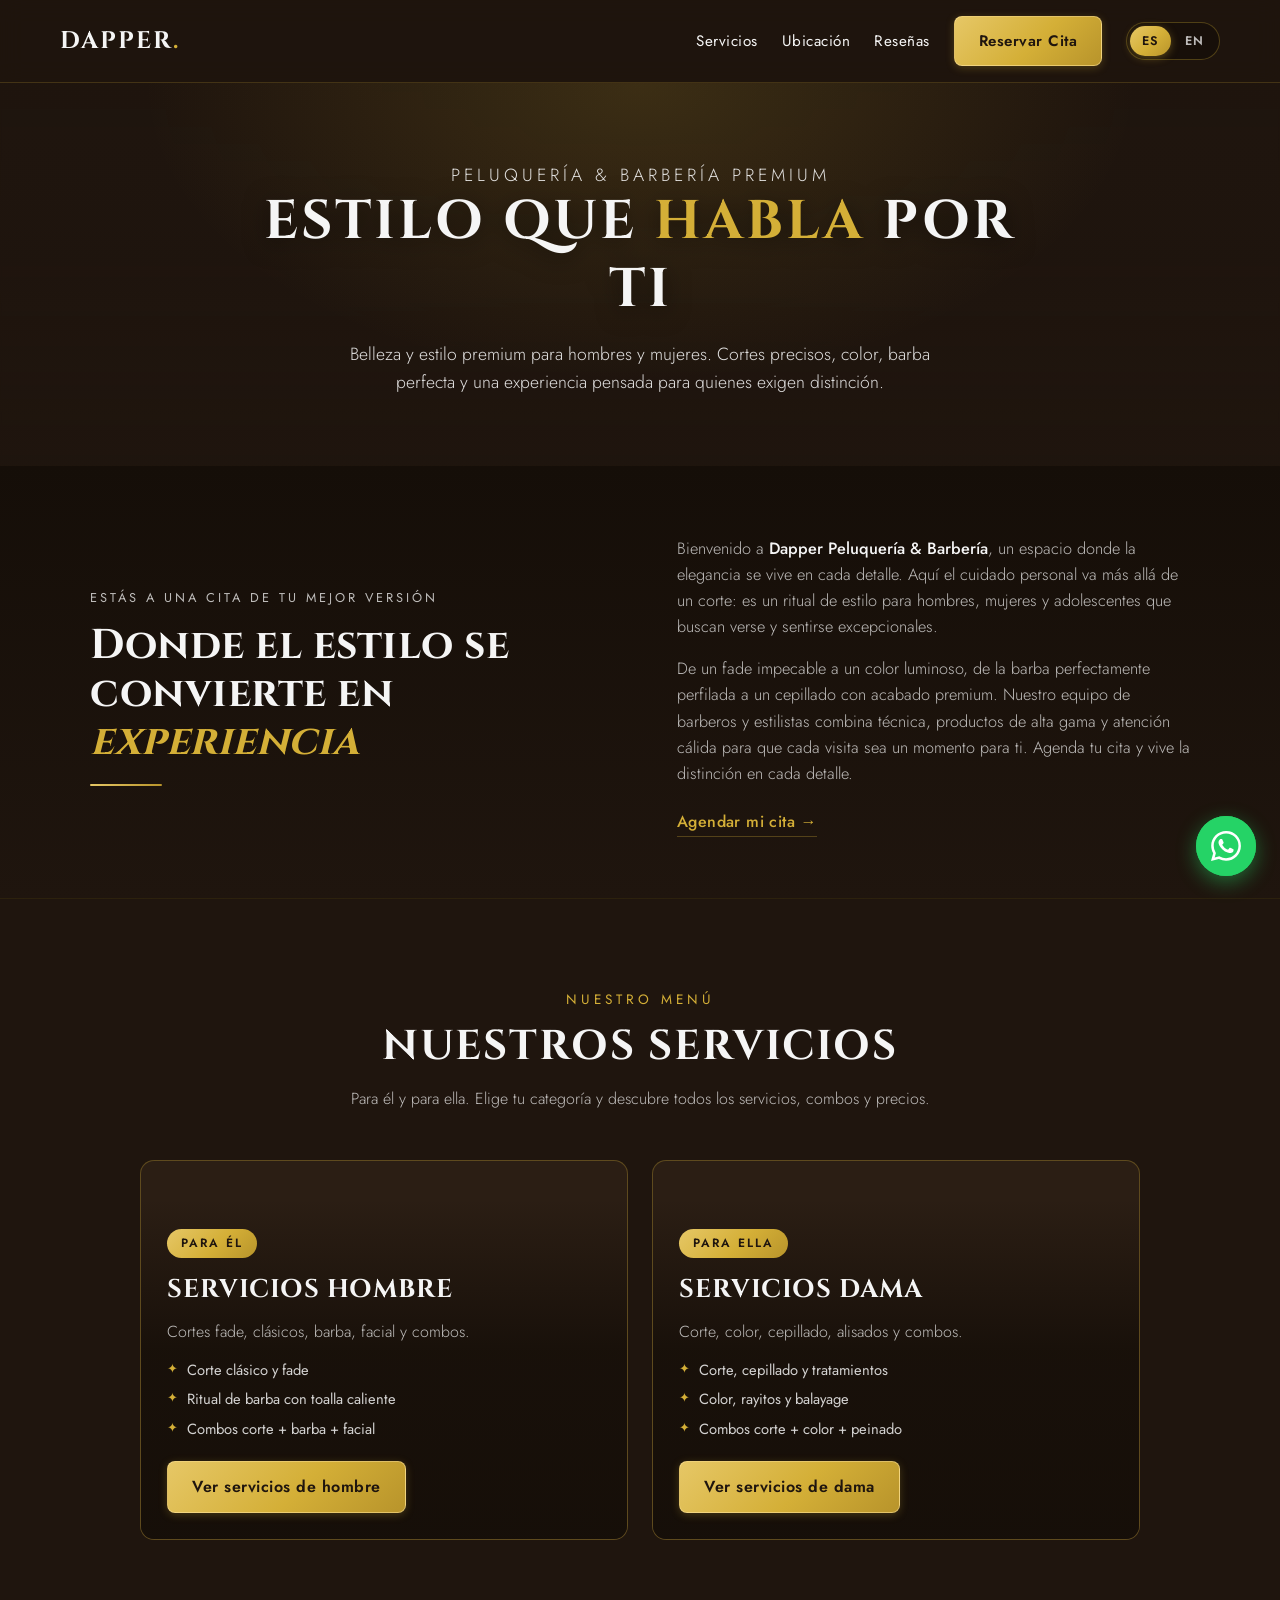
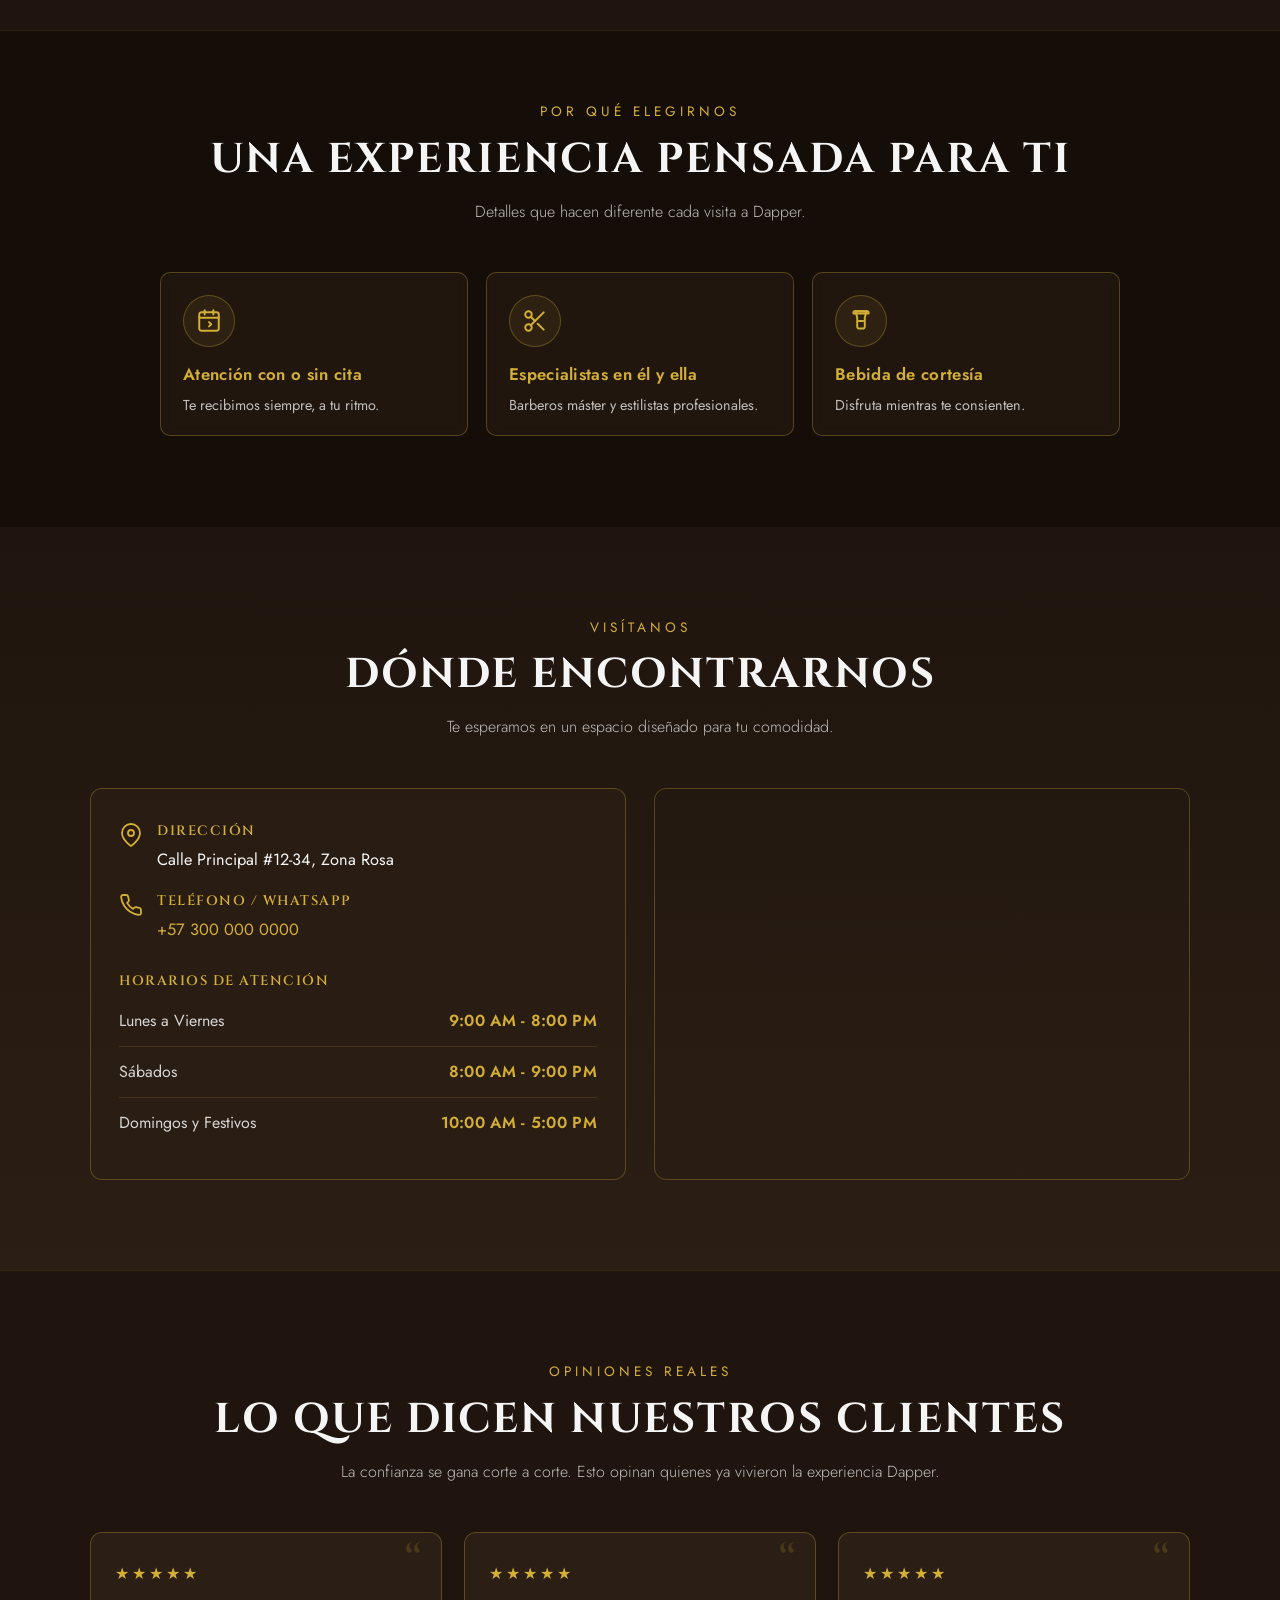
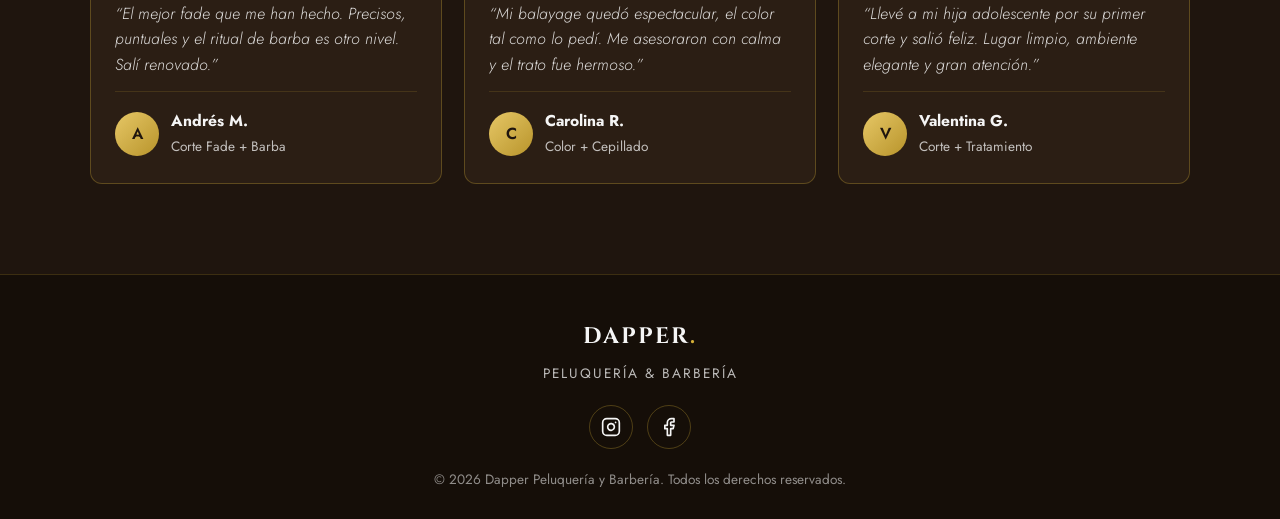
<file: index.html>
<!DOCTYPE html>
<!-- =====================================================
  ARCHIVO: index.html
  DESCRIPCIÓN: Página principal de Dapper Peluquería y Barbería.
  Contiene header, sección experiencia, hero con slider
  automático, servicios Hombre/Dama, por qué elegirnos,
  ubicación, reseñas, footer y botón flotante de WhatsApp.
===================================================== -->
<html lang="es">
<head>
  <meta charset="UTF-8" />
  <meta name="viewport" content="width=device-width, initial-scale=1.0" />
  <meta name="description" data-i18n-content="meta.desc.home" content="Dapper Peluquería y Barbería premium. Cortes para hombres y mujeres, color, barba y estilo." />
  <title data-i18n="meta.title.home">Dapper Peluquería y Barbería | Estilo para Él y Ella</title>
  <link rel="preconnect" href="https://fonts.googleapis.com" />
  <link rel="preconnect" href="https://fonts.gstatic.com" crossorigin />
  <link href="https://fonts.googleapis.com/css2?family=Cinzel:wght@400;600;700&family=Jost:wght@300;400;500;600&display=swap" rel="stylesheet" />
  <link rel="stylesheet" href="css/styles.css" />
</head>
<body>

  <!-- ===== BLOQUE: HEADER - Logo y navegación principal ===== -->
  <header>
    <div class="header-inner">
      <a href="index.html" class="logo">Dapper<span>.</span></a>
      <nav>
        <a href="#servicios" data-i18n="nav.services">Servicios</a>
        <a href="#ubicacion" data-i18n="nav.location">Ubicación</a>
        <a href="#resenas" data-i18n="nav.reviews">Reseñas</a>
        <a href="https://wa.me/" class="btn btn-reservar" data-i18n="nav.book">Reservar Cita</a>
        <div class="lang-switch" role="group" aria-label="Cambiar idioma / Change language">
          <button type="button" data-lang="es" class="is-active" aria-label="Español">ES</button>
          <button type="button" data-lang="en" aria-label="English">EN</button>
        </div>
      </nav>
    </div>
  </header>

  <main>
    <!-- ===== BLOQUE: HERO CON SLIDER - Fondo rotativo 100% automático ===== -->
    <section class="hero">
      <!-- Capas de fondo que rotan solas (hombre, mujer, barbería, lavado) -->
      <div class="hero-slides" aria-hidden="true">
        <div class="hero-slide is-active" style="background-image:url('https://images.unsplash.com/photo-1503951914875-452162b0f3f1?auto=format&fit=crop&w=1600&q=80')"></div>
        <div class="hero-slide" style="background-image:url('https://images.unsplash.com/photo-1560066984-138dadb4c035?auto=format&fit=crop&w=1600&q=80')"></div>
        <div class="hero-slide" style="background-image:url('https://images.unsplash.com/photo-1585747860715-2ba37e788b70?auto=format&fit=crop&w=1600&q=80')"></div>
        <div class="hero-slide" style="background-image:url('https://images.unsplash.com/photo-1521590832167-7bcbfaa6381f?auto=format&fit=crop&w=1600&q=80')"></div>
      </div>
      <!-- Capa café + dorada con opacidad ajustada para apreciar las fotos -->
      <div class="hero-overlay" aria-hidden="true"></div>

      <div class="hero-content">
        <p class="hero-kicker" data-i18n="hero.kicker">Peluquería &amp; Barbería Premium</p>
        <h1 data-i18n="hero.title">Estilo que <span>Habla</span> por Ti</h1>
        <p class="hero-description" data-i18n="hero.desc">Belleza y estilo premium para hombres y mujeres. Cortes precisos, color, barba perfecta y una experiencia pensada para quienes exigen distinción.</p>
      </div>
    </section>

    <!-- ===== BLOQUE: EXPERIENCIA - Presentación elegante debajo del hero ===== -->
    <section class="experiencia" id="experiencia">
      <div class="exp-grid">
        <div class="exp-left reveal">
          <p class="exp-kicker" data-i18n="exp.kicker">Estás a una cita de tu mejor versión</p>
          <h2 data-i18n="exp.title">Donde el estilo se convierte en <span>experiencia</span></h2>
          <span class="exp-line" aria-hidden="true"></span>
        </div>
        <div class="exp-right reveal">
          <p data-i18n="exp.p1">Bienvenido a <strong>Dapper Peluquería &amp; Barbería</strong>, un espacio donde la elegancia se vive en cada detalle. Aquí el cuidado personal va más allá de un corte: es un ritual de estilo para hombres, mujeres y adolescentes que buscan verse y sentirse excepcionales.</p>
          <p data-i18n="exp.p2">De un fade impecable a un color luminoso, de la barba perfectamente perfilada a un cepillado con acabado premium. Nuestro equipo de barberos y estilistas combina técnica, productos de alta gama y atención cálida para que cada visita sea un momento para ti. Agenda tu cita y vive la distinción en cada detalle.</p>
          <a href="https://wa.me/" class="exp-link" data-i18n="exp.link">Agendar mi cita →</a>
        </div>
      </div>
    </section>

    <!-- ===== BLOQUE: SERVICIOS PORTADA - Elige Hombre o Dama ===== -->
    <section class="servicios" id="servicios">
      <p class="section-kicker reveal" data-i18n="services.kicker">Nuestro menú</p>
      <h2 class="section-title reveal" data-i18n="services.title">Nuestros Servicios</h2>
      <p class="section-subtitle reveal" data-i18n="services.subtitle">Para él y para ella. Elige tu categoría y descubre todos los servicios, combos y precios.</p>

      <div class="categorias-grid">
        <!-- Tarjeta Hombre -->
        <article class="categoria-card reveal">
          <div class="categoria-media" style="background-image:url('https://images.unsplash.com/photo-1599351431202-1e0f0137899a?auto=format&fit=crop&w=1000&q=80')" aria-hidden="true"></div>
          <div class="categoria-body">
            <span class="categoria-tag" data-i18n="men.tag">Para Él</span>
            <h3 data-i18n="men.title">Servicios Hombre</h3>
            <p data-i18n="men.desc">Cortes fade, clásicos, barba, facial y combos.</p>
            <ul class="categoria-list">
              <li data-i18n="men.li1">Corte clásico y fade</li>
              <li data-i18n="men.li2">Ritual de barba con toalla caliente</li>
              <li data-i18n="men.li3">Combos corte + barba + facial</li>
            </ul>
            <a href="servicios-hombre.html" class="btn" data-i18n="men.btn">Ver servicios de hombre</a>
          </div>
        </article>

        <!-- Tarjeta Dama -->
        <article class="categoria-card reveal">
          <div class="categoria-media" style="background-image:url('https://images.unsplash.com/photo-1562322140-8baeececf3df?auto=format&fit=crop&w=1000&q=80')" aria-hidden="true"></div>
          <div class="categoria-body">
            <span class="categoria-tag" data-i18n="women.tag">Para Ella</span>
            <h3 data-i18n="women.title">Servicios Dama</h3>
            <p data-i18n="women.desc">Corte, color, cepillado, alisados y combos.</p>
            <ul class="categoria-list">
              <li data-i18n="women.li1">Corte, cepillado y tratamientos</li>
              <li data-i18n="women.li2">Color, rayitos y balayage</li>
              <li data-i18n="women.li3">Combos corte + color + peinado</li>
            </ul>
            <a href="servicios-dama.html" class="btn" data-i18n="women.btn">Ver servicios de dama</a>
          </div>
        </article>
      </div>
    </section>

    <!-- ===== BLOQUE: POR QUÉ ELEGIRNOS - 3 beneficios (antes en el hero) ===== -->
    <section class="porque" id="porque">
      <p class="section-kicker reveal" data-i18n="why.kicker">Por qué elegirnos</p>
      <h2 class="section-title reveal" data-i18n="why.title">Una Experiencia Pensada Para Ti</h2>
      <p class="section-subtitle reveal" data-i18n="why.subtitle">Detalles que hacen diferente cada visita a Dapper.</p>

      <div class="trust-points">
        <div class="trust-point reveal">
          <span class="icon">
            <svg viewBox="0 0 24 24" fill="none" stroke="currentColor" stroke-width="1.8" stroke-linecap="round" stroke-linejoin="round" aria-hidden="true">
              <rect x="3" y="4" width="18" height="17" rx="2"></rect>
              <line x1="8" y1="2" x2="8" y2="6"></line>
              <line x1="16" y1="2" x2="16" y2="6"></line>
              <line x1="3" y1="9" x2="21" y2="9"></line>
              <path d="M12 13l2 2-2 2"></path>
            </svg>
          </span>
          <strong data-i18n="why.1.title">Atención con o sin cita</strong>
          <small data-i18n="why.1.text">Te recibimos siempre, a tu ritmo.</small>
        </div>
        <div class="trust-point reveal">
          <span class="icon">
            <svg viewBox="0 0 24 24" fill="none" stroke="currentColor" stroke-width="1.8" stroke-linecap="round" stroke-linejoin="round" aria-hidden="true">
              <circle cx="6" cy="6" r="3"></circle>
              <circle cx="6" cy="18" r="3"></circle>
              <line x1="20" y1="4" x2="8.12" y2="15.88"></line>
              <line x1="14.47" y1="14.48" x2="20" y2="20"></line>
              <line x1="8.12" y1="8.12" x2="12" y2="12"></line>
            </svg>
          </span>
          <strong data-i18n="why.2.title">Especialistas en él y ella</strong>
          <small data-i18n="why.2.text">Barberos máster y estilistas profesionales.</small>
        </div>
        <div class="trust-point reveal">
          <span class="icon">
            <svg viewBox="0 0 24 24" fill="none" stroke="currentColor" stroke-width="1.8" stroke-linecap="round" stroke-linejoin="round" aria-hidden="true">
              <path d="M7 3h10l-1.5 6v8a2 2 0 0 1-2 2h-3a2 2 0 0 1-2-2V9z"></path>
              <path d="M6 3h12a1 1 0 0 1 1 1v1H5V4a1 1 0 0 1 1-1z"></path>
              <line x1="10" y1="12" x2="14" y2="12"></line>
            </svg>
          </span>
          <strong data-i18n="why.3.title">Bebida de cortesía</strong>
          <small data-i18n="why.3.text">Disfruta mientras te consienten.</small>
        </div>
      </div>
    </section>

    <!-- ===== BLOQUE: UBICACIÓN - Dirección, horarios y mapa ===== -->
    <section class="ubicacion" id="ubicacion">
      <p class="section-kicker reveal" data-i18n="location.kicker">Visítanos</p>
      <h2 class="section-title reveal" data-i18n="location.title">Dónde Encontrarnos</h2>
      <p class="section-subtitle reveal" data-i18n="location.subtitle">Te esperamos en un espacio diseñado para tu comodidad.</p>

      <div class="ubicacion-grid">
        <div class="ubicacion-info reveal">
          <div class="ubicacion-detalles">
            <div class="ubicacion-item">
              <svg viewBox="0 0 24 24" fill="none" stroke="currentColor" stroke-width="1.8" stroke-linecap="round" stroke-linejoin="round" aria-hidden="true">
                <path d="M21 10c0 7-9 13-9 13s-9-6-9-13a9 9 0 0 1 18 0z"></path>
                <circle cx="12" cy="10" r="3"></circle>
              </svg>
              <div>
                <p class="ub-title" data-i18n="location.addrLabel">Dirección</p>
                <p class="ub-value" data-i18n="location.addrValue">Calle Principal #12-34, Zona Rosa</p>
              </div>
            </div>
            <div class="ubicacion-item">
              <svg viewBox="0 0 24 24" fill="none" stroke="currentColor" stroke-width="1.8" stroke-linecap="round" stroke-linejoin="round" aria-hidden="true">
                <path d="M22 16.92v3a2 2 0 0 1-2.18 2 19.79 19.79 0 0 1-8.63-3.07 19.5 19.5 0 0 1-6-6 19.79 19.79 0 0 1-3.07-8.67A2 2 0 0 1 4.11 2h3a2 2 0 0 1 2 1.72c.13.96.36 1.9.7 2.81a2 2 0 0 1-.45 2.11L8.09 9.91a16 16 0 0 0 6 6l1.27-1.27a2 2 0 0 1 2.11-.45c.91.34 1.85.57 2.81.7A2 2 0 0 1 22 16.92z"></path>
              </svg>
              <div>
                <p class="ub-title" data-i18n="location.phoneLabel">Teléfono / WhatsApp</p>
                <p class="ub-value"><a href="tel:+573000000000">+57 300 000 0000</a></p>
              </div>
            </div>
          </div>

          <div class="horarios">
            <h3 class="ub-title" data-i18n="location.hoursTitle">Horarios de atención</h3>
            <ul>
              <li><span class="day" data-i18n="location.day1">Lunes a Viernes</span><span class="time">9:00 AM - 8:00 PM</span></li>
              <li><span class="day" data-i18n="location.day2">Sábados</span><span class="time">8:00 AM - 9:00 PM</span></li>
              <li><span class="day" data-i18n="location.day3">Domingos y Festivos</span><span class="time">10:00 AM - 5:00 PM</span></li>
            </ul>
          </div>
        </div>

        <div class="map-wrap reveal">
          <iframe
            src="https://www.google.com/maps?q=Zona%20Rosa&output=embed"
            data-i18n-title="location.mapTitle"
            title="Mapa de Dapper Peluquería y Barbería"
            loading="lazy"
            referrerpolicy="no-referrer-when-downgrade"
            allowfullscreen></iframe>
        </div>
      </div>
    </section>

    <!-- ===== BLOQUE: RESEÑAS - Opiniones positivas de clientes ===== -->
    <section class="resenas" id="resenas">
      <p class="section-kicker reveal" data-i18n="reviews.kicker">Opiniones reales</p>
      <h2 class="section-title reveal" data-i18n="reviews.title">Lo Que Dicen Nuestros Clientes</h2>
      <p class="section-subtitle reveal" data-i18n="reviews.subtitle">La confianza se gana corte a corte. Esto opinan quienes ya vivieron la experiencia Dapper.</p>

      <div class="resenas-grid">
        <article class="resena-card reveal">
          <div class="resena-stars" aria-label="5 de 5 estrellas">★★★★★</div>
          <p class="resena-texto" data-i18n="review1.text">“El mejor fade que me han hecho. Precisos, puntuales y el ritual de barba es otro nivel. Salí renovado.”</p>
          <div class="resena-autor">
            <span class="resena-avatar" aria-hidden="true">A</span>
            <div>
              <strong>Andrés M.</strong>
              <small data-i18n="review1.service">Corte Fade + Barba</small>
            </div>
          </div>
        </article>

        <article class="resena-card reveal">
          <div class="resena-stars" aria-label="5 de 5 estrellas">★★★★★</div>
          <p class="resena-texto" data-i18n="review2.text">“Mi balayage quedó espectacular, el color tal como lo pedí. Me asesoraron con calma y el trato fue hermoso.”</p>
          <div class="resena-autor">
            <span class="resena-avatar" aria-hidden="true">C</span>
            <div>
              <strong>Carolina R.</strong>
              <small data-i18n="review2.service">Color + Cepillado</small>
            </div>
          </div>
        </article>

        <article class="resena-card reveal">
          <div class="resena-stars" aria-label="5 de 5 estrellas">★★★★★</div>
          <p class="resena-texto" data-i18n="review3.text">“Llevé a mi hija adolescente por su primer corte y salió feliz. Lugar limpio, ambiente elegante y gran atención.”</p>
          <div class="resena-autor">
            <span class="resena-avatar" aria-hidden="true">V</span>
            <div>
              <strong>Valentina G.</strong>
              <small data-i18n="review3.service">Corte + Tratamiento</small>
            </div>
          </div>
        </article>
      </div>
    </section>
  </main>

  <!-- ===== BLOQUE: FOOTER - Logo, redes y copyright ===== -->
  <footer>
    <a href="index.html" class="footer-logo">Dapper<span>.</span></a>
    <p class="footer-tag" data-i18n="footer.tag">Peluquería &amp; Barbería</p>
    <div class="footer-socials">
      <a href="#" class="social-link" aria-label="Instagram">
        <svg viewBox="0 0 24 24" fill="none" stroke="currentColor" stroke-width="2" stroke-linecap="round" stroke-linejoin="round" aria-hidden="true">
          <rect x="2" y="2" width="20" height="20" rx="5"></rect>
          <path d="M16 11.37A4 4 0 1 1 12.63 8 4 4 0 0 1 16 11.37z"></path>
          <line x1="17.5" y1="6.5" x2="17.51" y2="6.5"></line>
        </svg>
      </a>
      <a href="#" class="social-link" aria-label="Facebook">
        <svg viewBox="0 0 24 24" fill="none" stroke="currentColor" stroke-width="2" stroke-linecap="round" stroke-linejoin="round" aria-hidden="true">
          <path d="M18 2h-3a5 5 0 0 0-5 5v3H7v4h3v8h4v-8h3l1-4h-4V7a1 1 0 0 1 1-1h3z"></path>
        </svg>
      </a>
    </div>
    <p class="footer-copy">© <span id="year">2026</span> <span data-i18n="footer.rights">Dapper Peluquería y Barbería. Todos los derechos reservados.</span></p>
  </footer>

  <!-- ===== BLOQUE: WHATSAPP FLOTANTE - Acceso rápido a reservas ===== -->
  <a href="https://wa.me/" class="float-whatsapp" data-i18n-aria="whatsapp.aria" aria-label="Escríbenos por WhatsApp">
    <svg viewBox="0 0 24 24" aria-hidden="true">
      <path d="M20.52 3.48A11.87 11.87 0 0 0 12.05 0C5.5 0 .16 5.33.16 11.89c0 2.1.55 4.14 1.6 5.95L0 24l6.32-1.66a11.8 11.8 0 0 0 5.72 1.46h.01c6.55 0 11.88-5.33 11.88-11.89 0-3.18-1.24-6.17-3.41-8.43zM12.05 21.75a9.8 9.8 0 0 1-5.01-1.37l-.36-.21-3.75.98 1-3.65-.24-.38a9.86 9.86 0 0 1-1.51-5.26c0-5.45 4.44-9.88 9.9-9.88a9.84 9.84 0 0 1 7 2.9 9.83 9.83 0 0 1 2.9 6.99c-.01 5.45-4.45 9.88-9.93 9.88zm5.42-7.4c-.3-.15-1.76-.87-2.03-.97-.27-.1-.47-.15-.67.15-.2.3-.77.97-.94 1.17-.17.2-.35.22-.65.07-.3-.15-1.25-.46-2.39-1.47-.88-.79-1.48-1.76-1.65-2.06-.17-.3-.02-.46.13-.61.13-.13.3-.35.45-.52.15-.17.2-.3.3-.5.1-.2.05-.37-.02-.52-.08-.15-.67-1.62-.92-2.22-.24-.58-.49-.5-.67-.51h-.57c-.2 0-.52.07-.8.37-.27.3-1.04 1.02-1.04 2.5s1.07 2.9 1.22 3.1c.15.2 2.1 3.2 5.08 4.49.71.31 1.26.49 1.7.63.71.23 1.36.2 1.87.12.57-.09 1.76-.72 2-1.42.25-.7.25-1.29.18-1.42-.08-.13-.28-.2-.58-.35z"></path>
    </svg>
  </a>

  <!-- ===== BLOQUE: SCRIPTS - Lógica del slider y animaciones ===== -->
  <script src="js/main.js" defer></script>
</body>
</html>
</file>
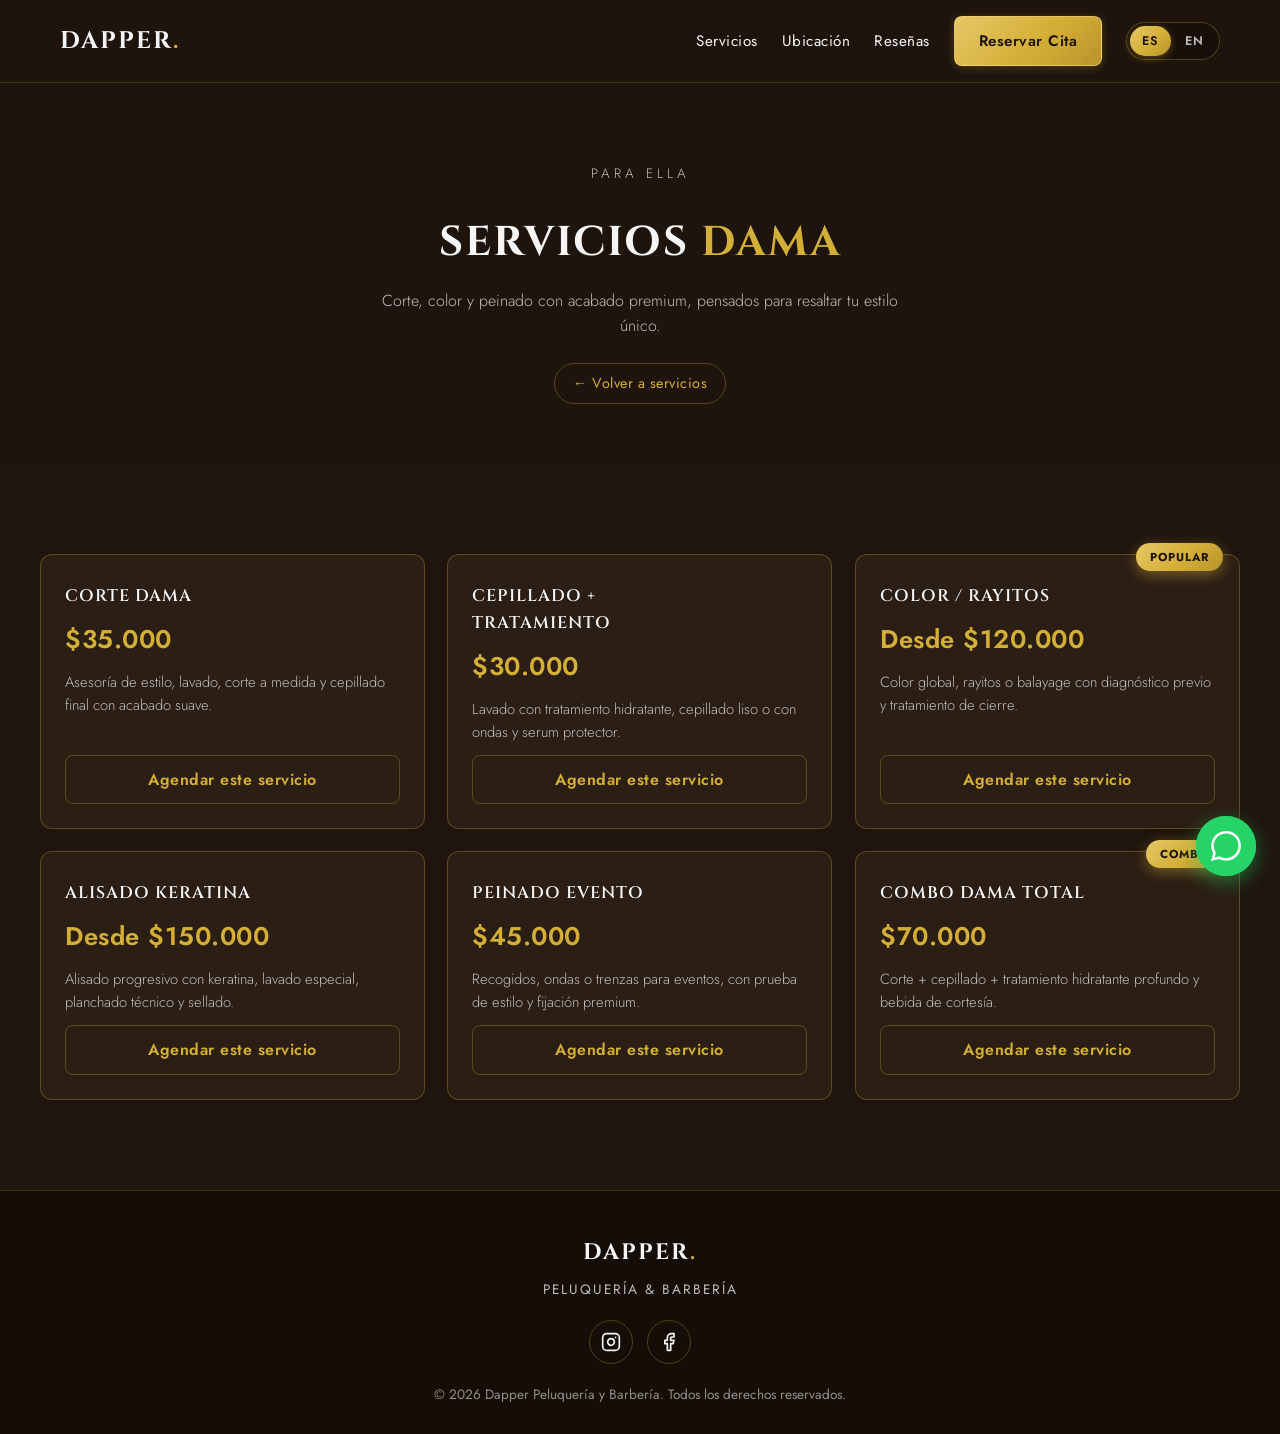
<file: servicios-dama.html>
<!DOCTYPE html>
<!-- =====================================================
  ARCHIVO: servicios-dama.html
  DESCRIPCIÓN: Detalle de servicios para dama.
  Corte, color, peinado y combos con precios ejemplo.
===================================================== -->
<html lang="es">
<head>
  <meta charset="UTF-8" />
  <meta name="viewport" content="width=device-width, initial-scale=1.0" />
  <meta name="description" data-i18n-content="meta.desc.women" content="Servicios para dama en Dapper: corte, color, cepillado, alisados y combos." />
  <title data-i18n="meta.title.women">Servicios Dama | Dapper Peluquería y Barbería</title>
  <link rel="preconnect" href="https://fonts.googleapis.com" />
  <link rel="preconnect" href="https://fonts.gstatic.com" crossorigin />
  <link href="https://fonts.googleapis.com/css2?family=Cinzel:wght@400;600;700&family=Jost:wght@300;400;500;600&display=swap" rel="stylesheet" />
  <link rel="stylesheet" href="css/styles.css" />
</head>
<body>

  <!-- ===== BLOQUE: HEADER - Navegación (reutilizada del home) ===== -->
  <header>
    <div class="header-inner">
      <a href="index.html" class="logo">Dapper<span>.</span></a>
      <nav>
        <a href="index.html#servicios" data-i18n="nav.services">Servicios</a>
        <a href="index.html#ubicacion" data-i18n="nav.location">Ubicación</a>
        <a href="index.html#resenas" data-i18n="nav.reviews">Reseñas</a>
        <a href="https://wa.me/" class="btn btn-reservar" data-i18n="nav.book">Reservar Cita</a>
        <div class="lang-switch" role="group" aria-label="Cambiar idioma / Change language">
          <button type="button" data-lang="es" class="is-active" aria-label="Español">ES</button>
          <button type="button" data-lang="en" aria-label="English">EN</button>
        </div>
      </nav>
    </div>
  </header>

  <main>
    <!-- ===== BLOQUE: HERO INTERNO - Título de la categoría ===== -->
    <section class="detalle-hero">
      <div class="detalle-hero-bg" style="background-image:url('https://images.unsplash.com/photo-1562322140-8baeececf3df?auto=format&fit=crop&w=1600&q=80')" aria-hidden="true"></div>
      <p class="section-kicker" data-i18n="detail.women.kicker">Para Ella</p>
      <h1 data-i18n="detail.women.title">Servicios <span>Dama</span></h1>
      <p data-i18n="detail.women.desc">Corte, color y peinado con acabado premium, pensados para resaltar tu estilo único.</p>
      <a href="index.html#servicios" class="back-link" data-i18n="detail.back">← Volver a servicios</a>
    </section>

    <!-- ===== BLOQUE: LISTADO SERVICIOS DAMA - Cards con precios ===== -->
    <section class="servicios">
      <div class="servicios-grid">
        <article class="service-card reveal">
          <h3 class="service-name" data-i18n="women.s1.name">Corte Dama</h3>
          <p class="service-price">$35.000</p>
          <p class="service-desc" data-i18n="women.s1.desc">Asesoría de estilo, lavado, corte a medida y cepillado final con acabado suave.</p>
          <a href="https://wa.me/?text=Hola%20quiero%20agendar%20Corte%20Dama" data-i18n-href="wa.women.s1" class="service-cta" data-i18n="service.cta">Agendar este servicio</a>
        </article>

        <article class="service-card reveal">
          <h3 class="service-name" data-i18n="women.s2.name">Cepillado + Tratamiento</h3>
          <p class="service-price">$30.000</p>
          <p class="service-desc" data-i18n="women.s2.desc">Lavado con tratamiento hidratante, cepillado liso o con ondas y serum protector.</p>
          <a href="https://wa.me/?text=Hola%20quiero%20agendar%20Cepillado%20m%C3%A1s%20Tratamiento" data-i18n-href="wa.women.s2" class="service-cta" data-i18n="service.cta">Agendar este servicio</a>
        </article>

        <article class="service-card reveal">
          <span class="service-badge" data-i18n="badge.popular">Popular</span>
          <h3 class="service-name" data-i18n="women.s3.name">Color / Rayitos</h3>
          <p class="service-price" data-i18n="women.s3.price">Desde $120.000</p>
          <p class="service-desc" data-i18n="women.s3.desc">Color global, rayitos o balayage con diagnóstico previo y tratamiento de cierre.</p>
          <a href="https://wa.me/?text=Hola%20quiero%20agendar%20Color%20Rayitos" data-i18n-href="wa.women.s3" class="service-cta" data-i18n="service.cta">Agendar este servicio</a>
        </article>

        <article class="service-card reveal">
          <h3 class="service-name" data-i18n="women.s4.name">Alisado Keratina</h3>
          <p class="service-price" data-i18n="women.s4.price">Desde $150.000</p>
          <p class="service-desc" data-i18n="women.s4.desc">Alisado progresivo con keratina, lavado especial, planchado técnico y sellado.</p>
          <a href="https://wa.me/?text=Hola%20quiero%20agendar%20Alisado%20Keratina" data-i18n-href="wa.women.s4" class="service-cta" data-i18n="service.cta">Agendar este servicio</a>
        </article>

        <article class="service-card reveal">
          <h3 class="service-name" data-i18n="women.s5.name">Peinado Evento</h3>
          <p class="service-price">$45.000</p>
          <p class="service-desc" data-i18n="women.s5.desc">Recogidos, ondas o trenzas para eventos, con prueba de estilo y fijación premium.</p>
          <a href="https://wa.me/?text=Hola%20quiero%20agendar%20Peinado%20Evento" data-i18n-href="wa.women.s5" class="service-cta" data-i18n="service.cta">Agendar este servicio</a>
        </article>

        <article class="service-card reveal">
          <span class="service-badge" data-i18n="badge.combo">Combo</span>
          <h3 class="service-name" data-i18n="women.s6.name">Combo Dama Total</h3>
          <p class="service-price">$70.000</p>
          <p class="service-desc" data-i18n="women.s6.desc">Corte + cepillado + tratamiento hidratante profundo y bebida de cortesía.</p>
          <a href="https://wa.me/?text=Hola%20quiero%20agendar%20Combo%20Dama%20Total" data-i18n-href="wa.women.s6" class="service-cta" data-i18n="service.cta">Agendar este servicio</a>
        </article>
      </div>
    </section>
  </main>

  <!-- ===== BLOQUE: FOOTER - Cierre reutilizado ===== -->
  <footer>
    <a href="index.html" class="footer-logo">Dapper<span>.</span></a>
    <p class="footer-tag" data-i18n="footer.tag">Peluquería &amp; Barbería</p>
    <div class="footer-socials">
      <a href="#" class="social-link" aria-label="Instagram">
        <svg viewBox="0 0 24 24" fill="none" stroke="currentColor" stroke-width="2" stroke-linecap="round" stroke-linejoin="round" aria-hidden="true">
          <rect x="2" y="2" width="20" height="20" rx="5"></rect>
          <path d="M16 11.37A4 4 0 1 1 12.63 8 4 4 0 0 1 16 11.37z"></path>
          <line x1="17.5" y1="6.5" x2="17.51" y2="6.5"></line>
        </svg>
      </a>
      <a href="#" class="social-link" aria-label="Facebook">
        <svg viewBox="0 0 24 24" fill="none" stroke="currentColor" stroke-width="2" stroke-linecap="round" stroke-linejoin="round" aria-hidden="true">
          <path d="M18 2h-3a5 5 0 0 0-5 5v3H7v4h3v8h4v-8h3l1-4h-4V7a1 1 0 0 1 1-1h3z"></path>
        </svg>
      </a>
    </div>
    <p class="footer-copy">© <span id="year">2026</span> <span data-i18n="footer.rights">Dapper Peluquería y Barbería. Todos los derechos reservados.</span></p>
  </footer>

  <!-- ===== BLOQUE: WHATSAPP FLOTANTE ===== -->
  <a href="https://wa.me/" class="float-whatsapp" data-i18n-aria="whatsapp.aria" aria-label="Escríbenos por WhatsApp">
    <svg viewBox="0 0 24 24" aria-hidden="true">
      <path d="M20.52 3.48A11.87 11.87 0 0 0 12.05 0C5.5 0 .16 5.33.16 11.89c0 2.1.55 4.14 1.6 5.95L0 24l6.32-1.66a11.8 11.8 0 0 0 5.72 1.46h.01c6.55 0 11.88-5.33 11.88-11.89 0-3.18-1.24-6.17-3.41-8.43zM12.05 21.75a9.8 9.8 0 0 1-5.01-1.37l-.36-.21-3.75.98 1-3.65-.24-.38a9.86 9.86 0 0 1-1.51-5.26c0-5.45 4.44-9.88 9.9-9.88a9.84 9.84 0 0 1 7 2.9 9.83 9.83 0 0 1 2.9 6.99c-.01 5.45-4.45 9.88-9.93 9.88z" />
    </svg>
  </a>

  <!-- ===== BLOQUE: SCRIPTS ===== -->
  <script src="js/main.js" defer></script>
</body>
</html>
</file>
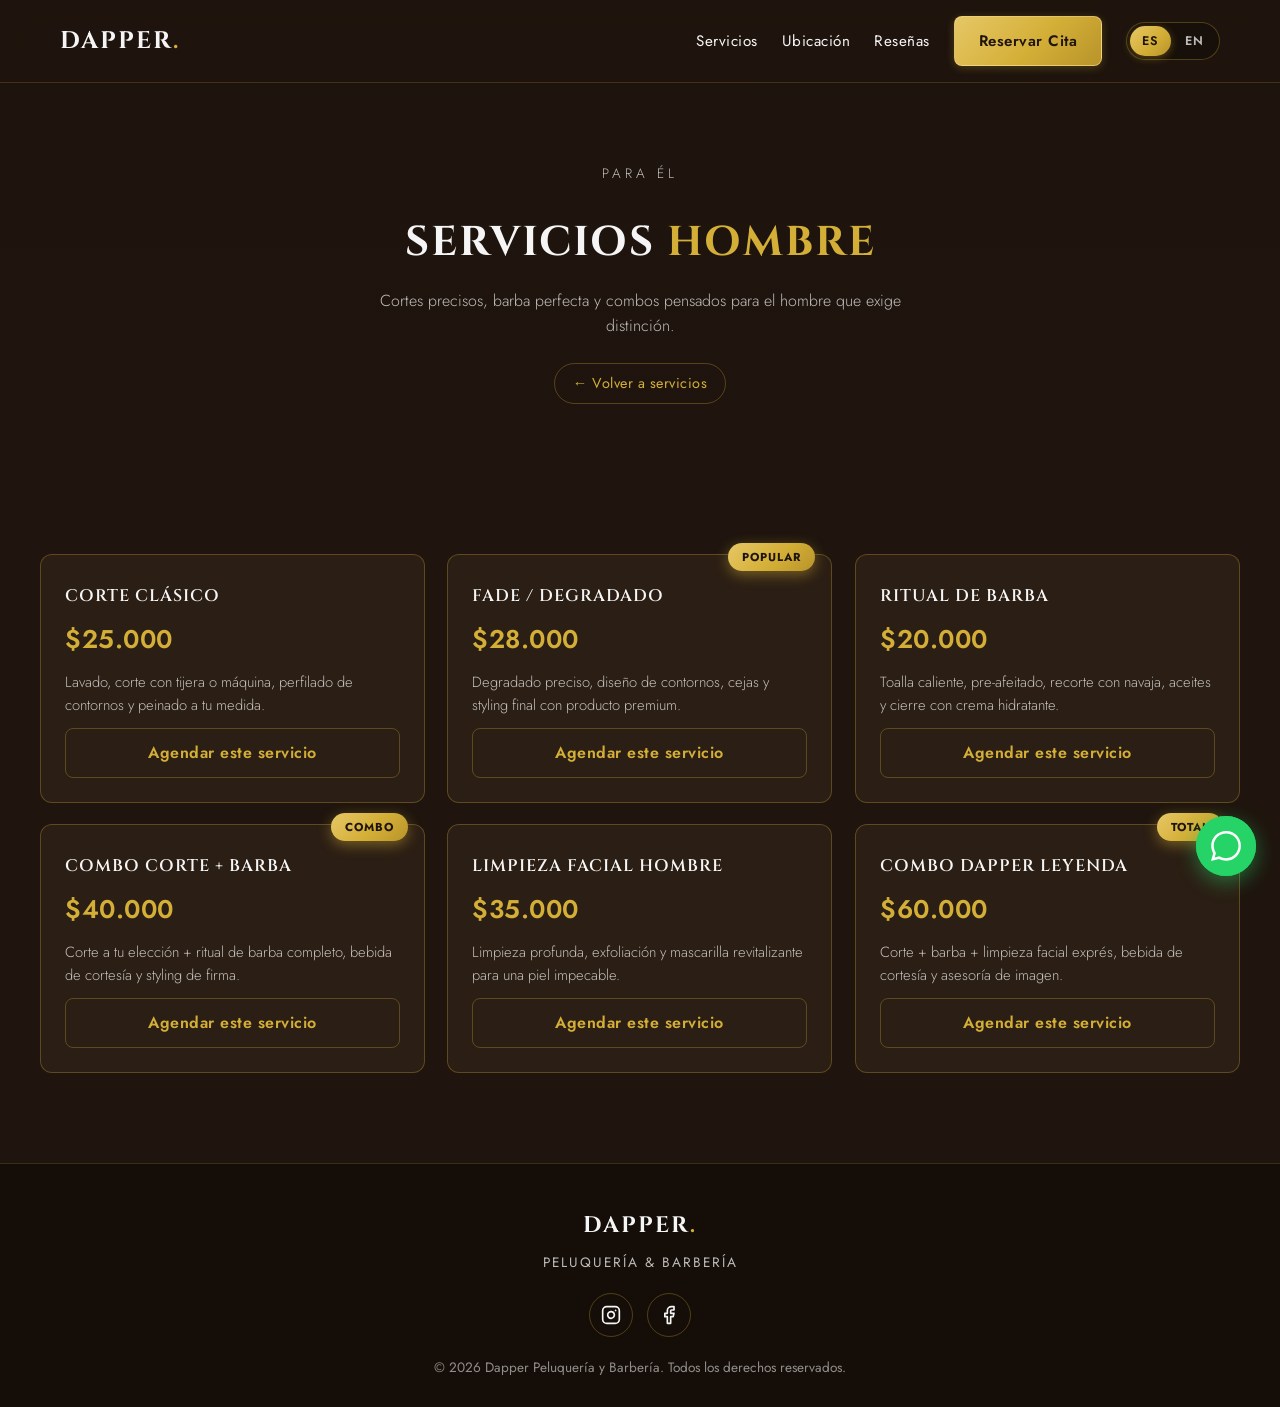
<file: servicios-hombre.html>
<!DOCTYPE html>
<!-- =====================================================
  ARCHIVO: servicios-hombre.html
  DESCRIPCIÓN: Detalle de servicios para hombre.
  Cortes, barba, facial y combos con precios ejemplo.
===================================================== -->
<html lang="es">
<head>
  <meta charset="UTF-8" />
  <meta name="viewport" content="width=device-width, initial-scale=1.0" />
  <meta name="description" data-i18n-content="meta.desc.men" content="Servicios para hombre en Dapper: cortes fade, barba, facial y combos." />
  <title data-i18n="meta.title.men">Servicios Hombre | Dapper Peluquería y Barbería</title>
  <link rel="preconnect" href="https://fonts.googleapis.com" />
  <link rel="preconnect" href="https://fonts.gstatic.com" crossorigin />
  <link href="https://fonts.googleapis.com/css2?family=Cinzel:wght@400;600;700&family=Jost:wght@300;400;500;600&display=swap" rel="stylesheet" />
  <link rel="stylesheet" href="css/styles.css" />
</head>
<body>

  <!-- ===== BLOQUE: HEADER - Navegación (reutilizada del home) ===== -->
  <header>
    <div class="header-inner">
      <a href="index.html" class="logo">Dapper<span>.</span></a>
      <nav>
        <a href="index.html#servicios" data-i18n="nav.services">Servicios</a>
        <a href="index.html#ubicacion" data-i18n="nav.location">Ubicación</a>
        <a href="index.html#resenas" data-i18n="nav.reviews">Reseñas</a>
        <a href="https://wa.me/" class="btn btn-reservar" data-i18n="nav.book">Reservar Cita</a>
        <div class="lang-switch" role="group" aria-label="Cambiar idioma / Change language">
          <button type="button" data-lang="es" class="is-active" aria-label="Español">ES</button>
          <button type="button" data-lang="en" aria-label="English">EN</button>
        </div>
      </nav>
    </div>
  </header>

  <main>
    <!-- ===== BLOQUE: HERO INTERNO - Título de la categoría ===== -->
    <section class="detalle-hero">
      <div class="detalle-hero-bg" style="background-image:url('https://images.unsplash.com/photo-1599351431202-1e0f0137899a?auto=format&fit=crop&w=1600&q=80')" aria-hidden="true"></div>
      <p class="section-kicker" data-i18n="detail.men.kicker">Para Él</p>
      <h1 data-i18n="detail.men.title">Servicios <span>Hombre</span></h1>
      <p data-i18n="detail.men.desc">Cortes precisos, barba perfecta y combos pensados para el hombre que exige distinción.</p>
      <a href="index.html#servicios" class="back-link" data-i18n="detail.back">← Volver a servicios</a>
    </section>

    <!-- ===== BLOQUE: LISTADO SERVICIOS HOMBRE - Cards con precios ===== -->
    <section class="servicios">
      <div class="servicios-grid">
        <article class="service-card reveal">
          <h3 class="service-name" data-i18n="men.s1.name">Corte Clásico</h3>
          <p class="service-price">$25.000</p>
          <p class="service-desc" data-i18n="men.s1.desc">Lavado, corte con tijera o máquina, perfilado de contornos y peinado a tu medida.</p>
          <a href="https://wa.me/?text=Hola%20quiero%20agendar%20Corte%20Cl%C3%A1sico%20Hombre" data-i18n-href="wa.men.s1" class="service-cta" data-i18n="service.cta">Agendar este servicio</a>
        </article>

        <article class="service-card reveal">
          <span class="service-badge" data-i18n="badge.popular">Popular</span>
          <h3 class="service-name" data-i18n="men.s2.name">Fade / Degradado</h3>
          <p class="service-price">$28.000</p>
          <p class="service-desc" data-i18n="men.s2.desc">Degradado preciso, diseño de contornos, cejas y styling final con producto premium.</p>
          <a href="https://wa.me/?text=Hola%20quiero%20agendar%20Fade%20Degradado" data-i18n-href="wa.men.s2" class="service-cta" data-i18n="service.cta">Agendar este servicio</a>
        </article>

        <article class="service-card reveal">
          <h3 class="service-name" data-i18n="men.s3.name">Ritual de Barba</h3>
          <p class="service-price">$20.000</p>
          <p class="service-desc" data-i18n="men.s3.desc">Toalla caliente, pre-afeitado, recorte con navaja, aceites y cierre con crema hidratante.</p>
          <a href="https://wa.me/?text=Hola%20quiero%20agendar%20Ritual%20de%20Barba" data-i18n-href="wa.men.s3" class="service-cta" data-i18n="service.cta">Agendar este servicio</a>
        </article>

        <article class="service-card reveal">
          <span class="service-badge" data-i18n="badge.combo">Combo</span>
          <h3 class="service-name" data-i18n="men.s4.name">Combo Corte + Barba</h3>
          <p class="service-price">$40.000</p>
          <p class="service-desc" data-i18n="men.s4.desc">Corte a tu elección + ritual de barba completo, bebida de cortesía y styling de firma.</p>
          <a href="https://wa.me/?text=Hola%20quiero%20agendar%20Combo%20Corte%20m%C3%A1s%20Barba" data-i18n-href="wa.men.s4" class="service-cta" data-i18n="service.cta">Agendar este servicio</a>
        </article>

        <article class="service-card reveal">
          <h3 class="service-name" data-i18n="men.s5.name">Limpieza Facial Hombre</h3>
          <p class="service-price">$35.000</p>
          <p class="service-desc" data-i18n="men.s5.desc">Limpieza profunda, exfoliación y mascarilla revitalizante para una piel impecable.</p>
          <a href="https://wa.me/?text=Hola%20quiero%20agendar%20Limpieza%20Facial%20Hombre" data-i18n-href="wa.men.s5" class="service-cta" data-i18n="service.cta">Agendar este servicio</a>
        </article>

        <article class="service-card reveal">
          <span class="service-badge" data-i18n="badge.ultimate">Total</span>
          <h3 class="service-name" data-i18n="men.s6.name">Combo Dapper Leyenda</h3>
          <p class="service-price">$60.000</p>
          <p class="service-desc" data-i18n="men.s6.desc">Corte + barba + limpieza facial exprés, bebida de cortesía y asesoría de imagen.</p>
          <a href="https://wa.me/?text=Hola%20quiero%20agendar%20Combo%20Dapper%20Leyenda" data-i18n-href="wa.men.s6" class="service-cta" data-i18n="service.cta">Agendar este servicio</a>
        </article>
      </div>
    </section>
  </main>

  <!-- ===== BLOQUE: FOOTER - Cierre reutilizado ===== -->
  <footer>
    <a href="index.html" class="footer-logo">Dapper<span>.</span></a>
    <p class="footer-tag" data-i18n="footer.tag">Peluquería &amp; Barbería</p>
    <div class="footer-socials">
      <a href="#" class="social-link" aria-label="Instagram">
        <svg viewBox="0 0 24 24" fill="none" stroke="currentColor" stroke-width="2" stroke-linecap="round" stroke-linejoin="round" aria-hidden="true">
          <rect x="2" y="2" width="20" height="20" rx="5"></rect>
          <path d="M16 11.37A4 4 0 1 1 12.63 8 4 4 0 0 1 16 11.37z"></path>
          <line x1="17.5" y1="6.5" x2="17.51" y2="6.5"></line>
        </svg>
      </a>
      <a href="#" class="social-link" aria-label="Facebook">
        <svg viewBox="0 0 24 24" fill="none" stroke="currentColor" stroke-width="2" stroke-linecap="round" stroke-linejoin="round" aria-hidden="true">
          <path d="M18 2h-3a5 5 0 0 0-5 5v3H7v4h3v8h4v-8h3l1-4h-4V7a1 1 0 0 1 1-1h3z"></path>
        </svg>
      </a>
    </div>
    <p class="footer-copy">© <span id="year">2026</span> <span data-i18n="footer.rights">Dapper Peluquería y Barbería. Todos los derechos reservados.</span></p>
  </footer>

  <!-- ===== BLOQUE: WHATSAPP FLOTANTE ===== -->
  <a href="https://wa.me/" class="float-whatsapp" data-i18n-aria="whatsapp.aria" aria-label="Escríbenos por WhatsApp">
    <svg viewBox="0 0 24 24" aria-hidden="true">
      <path d="M20.52 3.48A11.87 11.87 0 0 0 12.05 0C5.5 0 .16 5.33.16 11.89c0 2.1.55 4.14 1.6 5.95L0 24l6.32-1.66a11.8 11.8 0 0 0 5.72 1.46h.01c6.55 0 11.88-5.33 11.88-11.89 0-3.18-1.24-6.17-3.41-8.43zM12.05 21.75a9.8 9.8 0 0 1-5.01-1.37l-.36-.21-3.75.98 1-3.65-.24-.38a9.86 9.86 0 0 1-1.51-5.26c0-5.45 4.44-9.88 9.9-9.88a9.84 9.84 0 0 1 7 2.9 9.83 9.83 0 0 1 2.9 6.99c-.01 5.45-4.45 9.88-9.93 9.88z" />
    </svg>
  </a>

  <!-- ===== BLOQUE: SCRIPTS ===== -->
  <script src="js/main.js" defer></script>
</body>
</html>
</file>
<file: css/styles.css>
/* =====================================================
   ARCHIVO: styles.css
   DESCRIPCIÓN: Estilos globales de Dapper Peluquería y Barbería.
   Incluye paleta café + dorado, header, hero con slider,
   tarjetas, servicios, ubicación, footer y animación reveal.
   ===================================================== */

/* ===== 1. VARIABLES GLOBALES - Paleta café + dorado ===== */
:root {
  --bg: #1F150E; /* Café espresso oscuro (fondo principal, antes negro #121212) */
  --bg-deep: #150E08; /* Café casi negro para footer */
  --accent: #D4AF37; /* Dorado principal (se mantiene) */
  --accent-light: #e6c766; /* Dorado claro para degradados */
  --accent-dark: #b8942b; /* Dorado oscuro para degradados */
  --accent-soft: rgba(212, 175, 55, 0.3); /* Borde dorado translúcido */
  --container: #2B1E14; /* Café medio para tarjetas (antes #1E1E1E) */
  --container-soft: rgba(43, 30, 20, 0.55); /* Tarjetas translúcidas sobre hero */
  --text: #F5F5F5;
  --text-muted: rgba(245, 245, 245, 0.75);
}

/* ===== 2. RESET Y BASE - Normaliza márgenes y tipografía ===== */
* {
  margin: 0;
  padding: 0;
  box-sizing: border-box;
}

html {
  scroll-behavior: smooth;
  scroll-padding-top: 120px; /* Espacio base para que el header fijo no tape las anclas */
}

body {
  font-family: 'Jost', 'Segoe UI', Helvetica, Arial, sans-serif;
  background-color: var(--bg);
  color: var(--text);
  line-height: 1.6;
  overflow-x: hidden; /* Evita scroll lateral por títulos largos en móvil */
}

a {
  color: inherit;
  text-decoration: none;
}

img {
  max-width: 100%;
  display: block;
}

/* ===== 3. HEADER - Barra superior fija con blur ===== */
header {
  position: sticky;
  top: 0;
  z-index: 100;
  background-color: rgba(31, 21, 14, 0.78);
  backdrop-filter: blur(12px);
  -webkit-backdrop-filter: blur(12px);
  border-bottom: 1px solid rgba(212, 175, 55, 0.2);
}

.header-inner {
  max-width: 1200px;
  margin: 0 auto;
  padding: 16px 20px;
  display: flex;
  align-items: center;
  justify-content: space-between;
  gap: 12px;
}

.logo {
  font-family: 'Cinzel', serif;
  font-size: 1.5rem;
  font-weight: 700;
  letter-spacing: 2px;
  color: var(--text);
  text-transform: uppercase;
}

.logo span {
  color: var(--accent);
}

nav {
  display: flex;
  align-items: center;
  gap: 24px;
}

nav a {
  font-size: 0.95rem;
  letter-spacing: 0.5px;
  color: var(--text);
  transition: color 0.3s ease;
}

nav a:hover {
  color: var(--accent);
}

/* ===== 3b. SELECTOR IDIOMA - ES/EN esquina superior con colores página ===== */
.lang-switch {
  display: inline-flex;
  align-items: center;
  gap: 2px;
  border: 1px solid var(--accent-soft);
  border-radius: 999px;
  padding: 3px;
  background: rgba(21, 14, 8, 0.6);
  white-space: nowrap;
  flex-shrink: 0;
}

.lang-switch button {
  border: 0;
  background: transparent;
  color: var(--text-muted);
  font-family: inherit;
  font-size: 0.78rem;
  font-weight: 600;
  letter-spacing: 1px;
  padding: 6px 12px;
  border-radius: 999px;
  cursor: pointer;
  transition: background-color 0.25s ease, color 0.25s ease, box-shadow 0.25s ease;
}

.lang-switch button:hover {
  color: var(--accent-light);
}

.lang-switch button.is-active {
  background: linear-gradient(135deg, var(--accent-light), var(--accent) 55%, var(--accent-dark));
  color: #1F150E;
  box-shadow: 0 2px 8px rgba(212, 175, 55, 0.35);
}

/* ===== 4. BOTONES - Estilo dorado principal ===== */
.btn {
  display: inline-block;
  background: linear-gradient(135deg, var(--accent-light), var(--accent) 55%, var(--accent-dark));
  color: #1F150E;
  font-weight: 600;
  letter-spacing: 0.5px;
  padding: 12px 24px;
  border: 1px solid rgba(255, 230, 160, 0.5);
  border-radius: 8px;
  cursor: pointer;
  box-shadow: 0 2px 8px rgba(212, 175, 55, 0.25);
  transition: transform 0.25s ease, box-shadow 0.25s ease, filter 0.25s ease;
}

.btn:hover {
  transform: translateY(-2px);
  filter: brightness(1.08);
  box-shadow:
    0 0 22px rgba(212, 175, 55, 0.6),
    0 10px 30px rgba(212, 175, 55, 0.3);
}

/* ===== 5. HERO CON SLIDER - Fondo automático, texto centrado arriba ===== */
.hero {
  position: relative;
  text-align: center;
  padding: 70px 20px 60px;
  overflow: hidden;
  background-color: var(--bg);
  isolation: isolate;
}

/* Contenedor de las imágenes de fondo */
.hero-slides {
  position: absolute;
  inset: 0;
  z-index: -2;
}

/* Cada imagen: opacidad 0, solo la activa se ve. Transición fluida. */
.hero-slide {
  position: absolute;
  inset: 0;
  background-position: center;
  background-size: cover;
  background-repeat: no-repeat;
  opacity: 0;
  transform: scale(1.05);
  transition: opacity 1.8s ease-in-out, transform 6s ease;
  filter: saturate(0.9);
}

/* Imagen visible: opacidad subida para apreciar las fotos */
.hero-slide.is-active {
  opacity: 0.52;
  transform: scale(1);
}

/* Capa café + brillo dorado aclarada para dejar ver las fotos */
.hero-overlay {
  position: absolute;
  inset: 0;
  z-index: -1;
  background:
    radial-gradient(ellipse at top, rgba(212, 175, 55, 0.16), transparent 55%),
    linear-gradient(180deg, rgba(31, 21, 14, 0.72) 0%, rgba(31, 21, 14, 0.68) 50%, rgba(31, 21, 14, 0.85) 100%);
  backdrop-filter: blur(1px);
}

.hero-content {
  position: relative;
  z-index: 1;
  max-width: 820px;
  margin: 0 auto;
}

.hero-kicker {
  font-size: 0.85rem;
  letter-spacing: 4px;
  text-transform: uppercase;
  color: var(--accent);
  margin-bottom: 20px;
  line-height: 1.4;
}

.hero h1 {
  font-family: 'Cinzel', serif;
  font-size: 2.3rem;
  font-weight: 700;
  max-width: 800px;
  margin: 0 auto 16px;
  text-transform: uppercase;
  letter-spacing: 3px;
  line-height: 1.25;
  text-shadow: 0 4px 24px rgba(0, 0, 0, 0.55);
}

.hero h1 span {
  color: var(--accent);
}

.hero > .hero-content > p,
.hero-description {
  font-size: 1.1rem;
  font-weight: 300;
  max-width: 640px;
  margin: 0 auto;
  color: rgba(245, 245, 245, 0.9);
}

/* ===== 6. EXPERIENCIA - Presentación elegante debajo del header ===== */
.experiencia {
  padding: 70px 20px 60px;
  background: linear-gradient(180deg, var(--bg-deep) 0%, var(--bg) 100%);
  border-bottom: 1px solid rgba(212, 175, 55, 0.12);
}

.exp-grid {
  display: grid;
  grid-template-columns: 1fr;
  gap: 28px;
  max-width: 1100px;
  margin: 0 auto;
  align-items: start;
}

.exp-kicker {
  font-size: 0.8rem;
  letter-spacing: 3px;
  text-transform: uppercase;
  color: var(--text-muted);
  margin-bottom: 14px;
}

.exp-left h2 {
  font-family: 'Cinzel', serif;
  font-size: 2.1rem;
  font-weight: 700;
  line-height: 1.15;
  letter-spacing: 0.5px;
  margin-bottom: 18px;
}

.exp-left h2 span {
  color: var(--accent);
  font-style: italic;
}

.exp-line {
  display: block;
  width: 72px;
  height: 2px;
  background: linear-gradient(90deg, var(--accent-light), var(--accent-dark));
  border-radius: 2px;
}

.exp-right p {
  color: var(--text-muted);
  font-weight: 300;
  font-size: 1.02rem;
  margin-bottom: 16px;
}

.exp-right strong {
  color: var(--text);
  font-weight: 500;
}

.exp-link {
  display: inline-block;
  margin-top: 6px;
  color: var(--accent);
  font-weight: 500;
  letter-spacing: 0.4px;
  border-bottom: 1px solid var(--accent-soft);
  padding-bottom: 2px;
  transition: color 0.3s ease, border-color 0.3s ease;
}

.exp-link:hover {
  color: var(--accent-light);
  border-color: var(--accent);
}

/* Anclas: compensa el header fijo y centra el título en pantalla */
#experiencia,
#servicios,
#porque,
#ubicacion,
#resenas {
  scroll-margin-top: 130px;
}

/* ===== 7. TARJETAS DE CONFIANZA - Sección Por qué elegirnos ===== */
.porque {
  padding: 70px 20px 90px;
  background: var(--bg-deep);
  border-top: 1px solid rgba(212, 175, 55, 0.12);
}

.trust-points {
  display: flex;
  flex-wrap: wrap;
  justify-content: center;
  gap: 18px;
  max-width: 960px;
  margin: 0 auto;
}

.trust-point {
  background-color: var(--container-soft);
  backdrop-filter: blur(6px);
  -webkit-backdrop-filter: blur(6px);
  border: 1px solid var(--accent-soft);
  border-radius: 10px;
  padding: 22px 22px 18px;
  min-width: 220px;
  flex: 1;
  transition: transform 0.3s ease, box-shadow 0.3s ease, border-color 0.3s ease;
}

.trust-point:hover {
  transform: translateY(-6px);
  border-color: rgba(212, 175, 55, 0.6);
  box-shadow:
    0 14px 34px rgba(0, 0, 0, 0.5),
    0 0 26px rgba(212, 175, 55, 0.16);
}

.trust-point .icon {
  display: inline-flex;
  align-items: center;
  justify-content: center;
  width: 52px;
  height: 52px;
  margin-bottom: 14px;
  border-radius: 50%;
  border: 1px solid var(--accent-soft);
  background: rgba(212, 175, 55, 0.08);
  color: var(--accent);
}

.trust-point .icon svg {
  width: 26px;
  height: 26px;
}

.trust-point strong {
  display: block;
  color: var(--accent);
  font-size: 1.05rem;
  font-weight: 600;
  letter-spacing: 0.3px;
  margin-bottom: 4px;
}

.trust-point small {
  color: var(--text-muted);
  font-size: 0.9rem;
}

/* ===== 7. SECCIONES GENERALES - Títulos y subtítulos ===== */
.servicios {
  padding: 90px 20px;
  background: var(--bg);
}

.section-kicker {
  font-size: 0.85rem;
  letter-spacing: 4px;
  text-transform: uppercase;
  color: var(--accent);
  text-align: center;
  margin-bottom: 12px;
}

.section-title {
  font-family: 'Cinzel', serif;
  font-size: 2rem;
  font-weight: 700;
  text-align: center;
  text-transform: uppercase;
  letter-spacing: 2px;
  margin-bottom: 14px;
  line-height: 1.2;
  overflow-wrap: break-word; /* Parte palabras largas en pantallas angostas */
  text-wrap: balance; /* Centra mejor títulos de 2 líneas */
}

.section-subtitle {
  text-align: center;
  font-weight: 300;
  color: var(--text-muted);
  max-width: 600px;
  margin: 0 auto 48px;
}

/* ===== 8. PORTADAS DE CATEGORÍAS - Hombre / Dama en el home ===== */
.categorias-grid {
  display: grid;
  grid-template-columns: 1fr;
  gap: 24px;
  max-width: 1000px;
  margin: 0 auto;
}

.categoria-card {
  position: relative;
  display: flex;
  flex-direction: column;
  justify-content: flex-end;
  min-height: 380px;
  border: 1px solid var(--accent-soft);
  border-radius: 14px;
  overflow: hidden;
  background-color: var(--container);
  transition: transform 0.3s ease, box-shadow 0.3s ease, border-color 0.3s ease;
}

.categoria-card:hover {
  transform: translateY(-6px);
  border-color: rgba(212, 175, 55, 0.6);
  box-shadow:
    0 18px 40px rgba(0, 0, 0, 0.55),
    0 0 30px rgba(212, 175, 55, 0.16);
}

.categoria-media {
  position: absolute;
  inset: 0;
  background-position: center;
  background-size: cover;
  opacity: 0.45;
  transition: opacity 0.4s ease, transform 0.6s ease;
}

.categoria-card:hover .categoria-media {
  opacity: 0.6;
  transform: scale(1.04);
}

.categoria-body {
  position: relative;
  padding: 30px 26px 26px;
  background: linear-gradient(180deg, transparent 0%, rgba(21, 14, 8, 0.85) 45%, rgba(21, 14, 8, 0.96) 100%);
}

.categoria-tag {
  display: inline-block;
  font-size: 0.75rem;
  font-weight: 600;
  letter-spacing: 2px;
  text-transform: uppercase;
  color: #1F150E;
  background: linear-gradient(135deg, var(--accent-light), var(--accent) 55%, var(--accent-dark));
  padding: 5px 14px;
  border-radius: 999px;
  margin-bottom: 12px;
}

.categoria-body h3 {
  font-family: 'Cinzel', serif;
  font-size: 1.6rem;
  letter-spacing: 1px;
  text-transform: uppercase;
  margin-bottom: 8px;
}

.categoria-body p {
  color: var(--text-muted);
  font-weight: 300;
  margin-bottom: 14px;
}

.categoria-list {
  list-style: none;
  margin-bottom: 20px;
  display: flex;
  flex-direction: column;
  gap: 6px;
}

.categoria-list li {
  font-size: 0.92rem;
  color: rgba(245, 245, 245, 0.85);
  padding-left: 20px;
  position: relative;
}

.categoria-list li::before {
  content: "✦";
  position: absolute;
  left: 0;
  color: var(--accent);
  font-size: 0.8rem;
}

/* ===== 9. GRID DE SERVICIOS DETALLE - Cards con precio (páginas internas) ===== */
.servicios-grid {
  display: grid;
  grid-template-columns: 1fr;
  gap: 22px;
  max-width: 1200px;
  margin: 0 auto;
}

.service-card {
  position: relative;
  display: flex;
  flex-direction: column;
  gap: 10px;
  background-color: var(--container);
  border: 1px solid var(--accent-soft);
  border-radius: 12px;
  padding: 28px 24px 24px;
  transition: transform 0.3s ease, box-shadow 0.3s ease, border-color 0.3s ease;
}

.service-card:hover {
  transform: translateY(-6px);
  border-color: rgba(212, 175, 55, 0.6);
  box-shadow:
    0 14px 34px rgba(0, 0, 0, 0.5),
    0 0 26px rgba(212, 175, 55, 0.14);
}

.service-badge {
  position: absolute;
  top: -12px;
  right: 16px;
  background: linear-gradient(135deg, var(--accent-light), var(--accent) 55%, var(--accent-dark));
  color: #1F150E;
  font-size: 0.72rem;
  font-weight: 700;
  letter-spacing: 1px;
  text-transform: uppercase;
  padding: 5px 14px;
  border-radius: 999px;
  box-shadow: 0 4px 14px rgba(212, 175, 55, 0.45);
}

.service-name {
  font-family: 'Cinzel', serif;
  font-size: 1.05rem;
  font-weight: 600;
  text-transform: uppercase;
  letter-spacing: 1px;
  padding-right: 80px;
}

.service-price {
  color: var(--accent);
  font-size: 1.6rem;
  font-weight: 600;
  letter-spacing: 0.5px;
}

.service-desc {
  font-size: 0.92rem;
  font-weight: 300;
  color: var(--text-muted);
  line-height: 1.6;
}

.service-cta {
  margin-top: auto;
  display: block;
  text-align: center;
  font-weight: 600;
  letter-spacing: 0.5px;
  color: var(--accent);
  border: 1px solid var(--accent-soft);
  border-radius: 8px;
  padding: 11px 16px;
  transition: background-color 0.3s ease, color 0.3s ease, box-shadow 0.3s ease;
}

.service-cta:hover {
  background-color: var(--accent);
  color: #1F150E;
  box-shadow: 0 0 22px rgba(212, 175, 55, 0.5);
}

/* ===== 10. HERO INTERNO - Cabecera de páginas de servicios ===== */
.detalle-hero {
  position: relative;
  text-align: center;
  padding: 80px 20px 60px;
  overflow: hidden;
  background-color: var(--bg-deep);
  isolation: isolate;
}

.detalle-hero-bg {
  position: absolute;
  inset: 0;
  z-index: -2;
  background-position: center;
  background-size: cover;
  opacity: 0.28;
}

.detalle-hero::after {
  content: "";
  position: absolute;
  inset: 0;
  z-index: -1;
  background: linear-gradient(180deg, rgba(31, 21, 14, 0.85), rgba(31, 21, 14, 0.95));
}

.detalle-hero h1 {
  font-family: 'Cinzel', serif;
  font-size: 2rem;
  text-transform: uppercase;
  letter-spacing: 2px;
  margin-bottom: 12px;
}

.detalle-hero h1 span {
  color: var(--accent);
}

.detalle-hero p {
  color: var(--text-muted);
  font-weight: 300;
  max-width: 560px;
  margin: 0 auto 24px;
}

.back-link {
  display: inline-block;
  font-size: 0.9rem;
  letter-spacing: 0.5px;
  color: var(--accent);
  border: 1px solid var(--accent-soft);
  border-radius: 999px;
  padding: 8px 18px;
  transition: background-color 0.3s ease, color 0.3s ease;
}

.back-link:hover {
  background-color: var(--accent);
  color: #1F150E;
}

/* ===== 11. UBICACIÓN - Info + horarios + mapa ===== */
.ubicacion {
  padding: 90px 20px;
  background: linear-gradient(180deg, var(--bg) 0%, var(--container) 100%);
}

.ubicacion-grid {
  display: grid;
  grid-template-columns: 1fr;
  gap: 28px;
  max-width: 1100px;
  margin: 0 auto;
}

.ubicacion-info {
  background: rgba(43, 30, 20, 0.7);
  border: 1px solid var(--accent-soft);
  border-radius: 12px;
  padding: 32px 28px;
  display: flex;
  flex-direction: column;
  gap: 28px;
}

.ubicacion-detalles {
  display: flex;
  flex-direction: column;
  gap: 18px;
}

.ubicacion-item {
  display: flex;
  align-items: flex-start;
  gap: 14px;
}

.ubicacion-item svg {
  width: 24px;
  height: 24px;
  color: var(--accent);
  flex-shrink: 0;
  margin-top: 2px;
}

.ub-title {
  font-family: 'Cinzel', serif;
  font-size: 0.85rem;
  font-weight: 600;
  text-transform: uppercase;
  letter-spacing: 1.5px;
  color: var(--accent);
  margin-bottom: 4px;
}

.ub-value {
  color: var(--text);
  font-size: 1.02rem;
}

.ub-value a {
  color: var(--accent);
  transition: color 0.3s ease;
}

.ub-value a:hover {
  color: var(--accent-light);
}

.horarios ul {
  list-style: none;
}

.horarios li {
  display: flex;
  justify-content: space-between;
  gap: 12px;
  padding: 12px 0;
  border-bottom: 1px solid rgba(212, 175, 55, 0.15);
}

.horarios li:last-child {
  border-bottom: none;
}

.horarios .day {
  color: rgba(245, 245, 245, 0.85);
}

.horarios .time {
  color: var(--accent);
  font-weight: 600;
  letter-spacing: 0.3px;
  white-space: nowrap;
}

.map-wrap {
  border: 1px solid var(--accent-soft);
  border-radius: 12px;
  overflow: hidden;
  min-height: 360px;
}

.map-wrap iframe {
  display: block;
  width: 100%;
  height: 100%;
  min-height: 360px;
  border: 0;
  filter: grayscale(40%) sepia(15%) contrast(0.95);
}

/* ===== 12. RESEÑAS - Opiniones positivas debajo de ubicación ===== */
.resenas {
  padding: 90px 20px;
  background: var(--bg);
  border-top: 1px solid rgba(212, 175, 55, 0.12);
}

.resenas-grid {
  display: grid;
  grid-template-columns: 1fr;
  gap: 22px;
  max-width: 1100px;
  margin: 0 auto;
}

.resena-card {
  position: relative;
  background-color: var(--container);
  border: 1px solid var(--accent-soft);
  border-radius: 12px;
  padding: 28px 24px 24px;
  display: flex;
  flex-direction: column;
  gap: 14px;
  transition: transform 0.3s ease, box-shadow 0.3s ease, border-color 0.3s ease;
}

.resena-card:hover {
  transform: translateY(-6px);
  border-color: rgba(212, 175, 55, 0.6);
  box-shadow:
    0 14px 34px rgba(0, 0, 0, 0.5),
    0 0 26px rgba(212, 175, 55, 0.14);
}

.resena-card::before {
  content: "“";
  position: absolute;
  top: 8px;
  right: 18px;
  font-family: 'Cinzel', serif;
  font-size: 3.5rem;
  line-height: 1;
  color: rgba(212, 175, 55, 0.18);
}

.resena-stars {
  color: var(--accent);
  letter-spacing: 3px;
  font-size: 1rem;
}

.resena-texto {
  font-weight: 300;
  font-style: italic;
  color: rgba(245, 245, 245, 0.88);
  flex: 1;
}

.resena-autor {
  display: flex;
  align-items: center;
  gap: 12px;
  border-top: 1px solid rgba(212, 175, 55, 0.15);
  padding-top: 16px;
}

.resena-avatar {
  display: inline-flex;
  align-items: center;
  justify-content: center;
  width: 44px;
  height: 44px;
  border-radius: 50%;
  background: linear-gradient(135deg, var(--accent-light), var(--accent-dark));
  color: #1F150E;
  font-weight: 600;
  flex-shrink: 0;
}

.resena-autor strong {
  display: block;
  font-size: 0.98rem;
}

.resena-autor small {
  color: var(--text-muted);
  font-size: 0.85rem;
}

/* ===== 13. FOOTER - Logo, redes y copyright ===== */
footer {
  background: var(--bg-deep);
  border-top: 1px solid rgba(212, 175, 55, 0.2);
  padding: 44px 20px 28px;
  text-align: center;
}

.footer-logo {
  font-family: 'Cinzel', serif;
  font-size: 1.4rem;
  font-weight: 700;
  letter-spacing: 2px;
  text-transform: uppercase;
  color: var(--text);
}

.footer-logo span {
  color: var(--accent);
}

.footer-tag {
  margin-top: 8px;
  font-size: 0.85rem;
  letter-spacing: 2px;
  text-transform: uppercase;
  color: var(--text-muted);
}

.footer-socials {
  display: flex;
  justify-content: center;
  gap: 14px;
  margin: 20px 0;
}

.social-link {
  display: inline-flex;
  align-items: center;
  justify-content: center;
  width: 44px;
  height: 44px;
  border: 1px solid var(--accent-soft);
  border-radius: 50%;
  color: var(--text);
  transition: background-color 0.3s ease, color 0.3s ease, box-shadow 0.3s ease, transform 0.3s ease;
}

.social-link:hover {
  background-color: var(--accent);
  color: #1F150E;
  transform: translateY(-3px);
  box-shadow: 0 0 20px rgba(212, 175, 55, 0.45);
}

.social-link svg {
  width: 20px;
  height: 20px;
}

.footer-copy {
  font-size: 0.85rem;
  color: rgba(245, 245, 245, 0.55);
}

/* ===== 13. WHATSAPP FLOTANTE - Botón verde fijo ===== */
.float-whatsapp {
  position: fixed;
  bottom: 24px;
  right: 24px;
  z-index: 200;
  display: flex;
  align-items: center;
  justify-content: center;
  width: 60px;
  height: 60px;
  border-radius: 50%;
  background: #25D366;
  box-shadow: 0 6px 20px rgba(37, 211, 102, 0.45);
  transition: transform 0.3s ease, box-shadow 0.3s ease;
}

.float-whatsapp:hover {
  transform: scale(1.08);
  box-shadow: 0 8px 28px rgba(37, 211, 102, 0.6);
}

.float-whatsapp svg {
  width: 30px;
  height: 30px;
  fill: #fff;
}

.float-whatsapp::before {
  content: "";
  position: absolute;
  inset: 0;
  border-radius: 50%;
  background: #25D366;
  z-index: -1;
  animation: pulse 2s ease-out infinite;
}

@keyframes pulse {
  0% {
    transform: scale(1);
    opacity: 0.6;
  }
  70% {
    transform: scale(1.6);
    opacity: 0;
  }
  100% {
    transform: scale(1.6);
    opacity: 0;
  }
}

/* ===== 16. REVEAL ON SCROLL - Aparición suave al scrollear ===== */
.reveal {
  opacity: 0;
  transform: translateY(28px);
  transition: opacity 0.8s ease, transform 0.8s ease;
  will-change: opacity, transform;
}

.reveal.visible {
  opacity: 1;
  transform: none;
}

/* Respeta usuarios con movimiento reducido */
@media (prefers-reduced-motion: reduce) {
  .reveal {
    opacity: 1;
    transform: none;
    transition: none;
  }
  .hero-slide {
    transition: none;
  }
  html {
    scroll-behavior: auto;
  }
}

/* ===== 17. RESPONSIVE - Mobile first ===== */
@media (min-width: 640px) {
  .hero {
    padding: 80px 20px 70px;
  }

  .hero h1 {
    font-size: 3.4rem;
  }

  .exp-left h2 {
    font-size: 2.6rem;
  }

  .section-title {
    font-size: 2.6rem;
  }

  .servicios-grid {
    grid-template-columns: repeat(2, 1fr);
  }

  .categorias-grid {
    grid-template-columns: repeat(2, 1fr);
  }

  .detalle-hero h1 {
    font-size: 2.6rem;
  }
}

@media (min-width: 1024px) {
  .servicios-grid {
    grid-template-columns: repeat(3, 1fr);
  }

  .resenas-grid {
    grid-template-columns: repeat(3, 1fr);
  }
}

@media (min-width: 900px) {
  .ubicacion-grid {
    grid-template-columns: 1fr 1fr;
    align-items: stretch;
  }

  .exp-grid {
    grid-template-columns: 1.05fr 1fr;
    gap: 48px;
    align-items: center;
  }
}

@media (max-width: 560px) {
  html {
    scroll-padding-top: 170px; /* Header más alto en móvil (logo + nav en 2 filas) */
  }

  #experiencia,
  #servicios,
  #porque,
  #ubicacion,
  #resenas {
    scroll-margin-top: 170px;
  }

  /* ===== Header móvil: logo arriba, links + botón compactos y centrados ===== */
  .header-inner {
    flex-direction: column;
    flex-wrap: nowrap;
    justify-content: center;
    align-items: center;
    text-align: center;
    gap: 10px;
    padding: 12px 16px;
  }

  .logo {
    font-size: 1.2rem;
  }

  nav {
    flex-wrap: wrap;
    justify-content: center;
    align-items: center;
    width: 100%;
    gap: 8px 14px;
  }

  nav a {
    font-size: 0.88rem;
  }

  /* Selector idioma en móvil: compacto, centrado, no rompe el header */
  .lang-switch {
    margin: 2px auto 0;
    order: 5;
  }

  .lang-switch button {
    padding: 5px 11px;
    font-size: 0.75rem;
  }

  /* Botón reservar más pequeño, sin ocupar toda la fila */
  .btn-reservar {
    width: auto;
    padding: 8px 18px;
    font-size: 0.85rem;
    white-space: nowrap;
    text-align: center;
  }

  /* ===== Títulos ajustados para que no se corten en teléfono ===== */
  .hero h1 {
    font-size: 1.9rem;
    letter-spacing: 1.5px;
    line-height: 1.2;
    overflow-wrap: break-word;
  }

  .section-title {
    font-size: 1.55rem;
    letter-spacing: 1px;
  }

  .detalle-hero h1 {
    font-size: 1.7rem;
    letter-spacing: 1px;
    overflow-wrap: break-word;
  }

  .exp-left h2 {
    font-size: 1.8rem;
  }

  .trust-points {
    flex-direction: column;
    align-items: stretch;
    max-width: 340px;
  }
}
</file>
